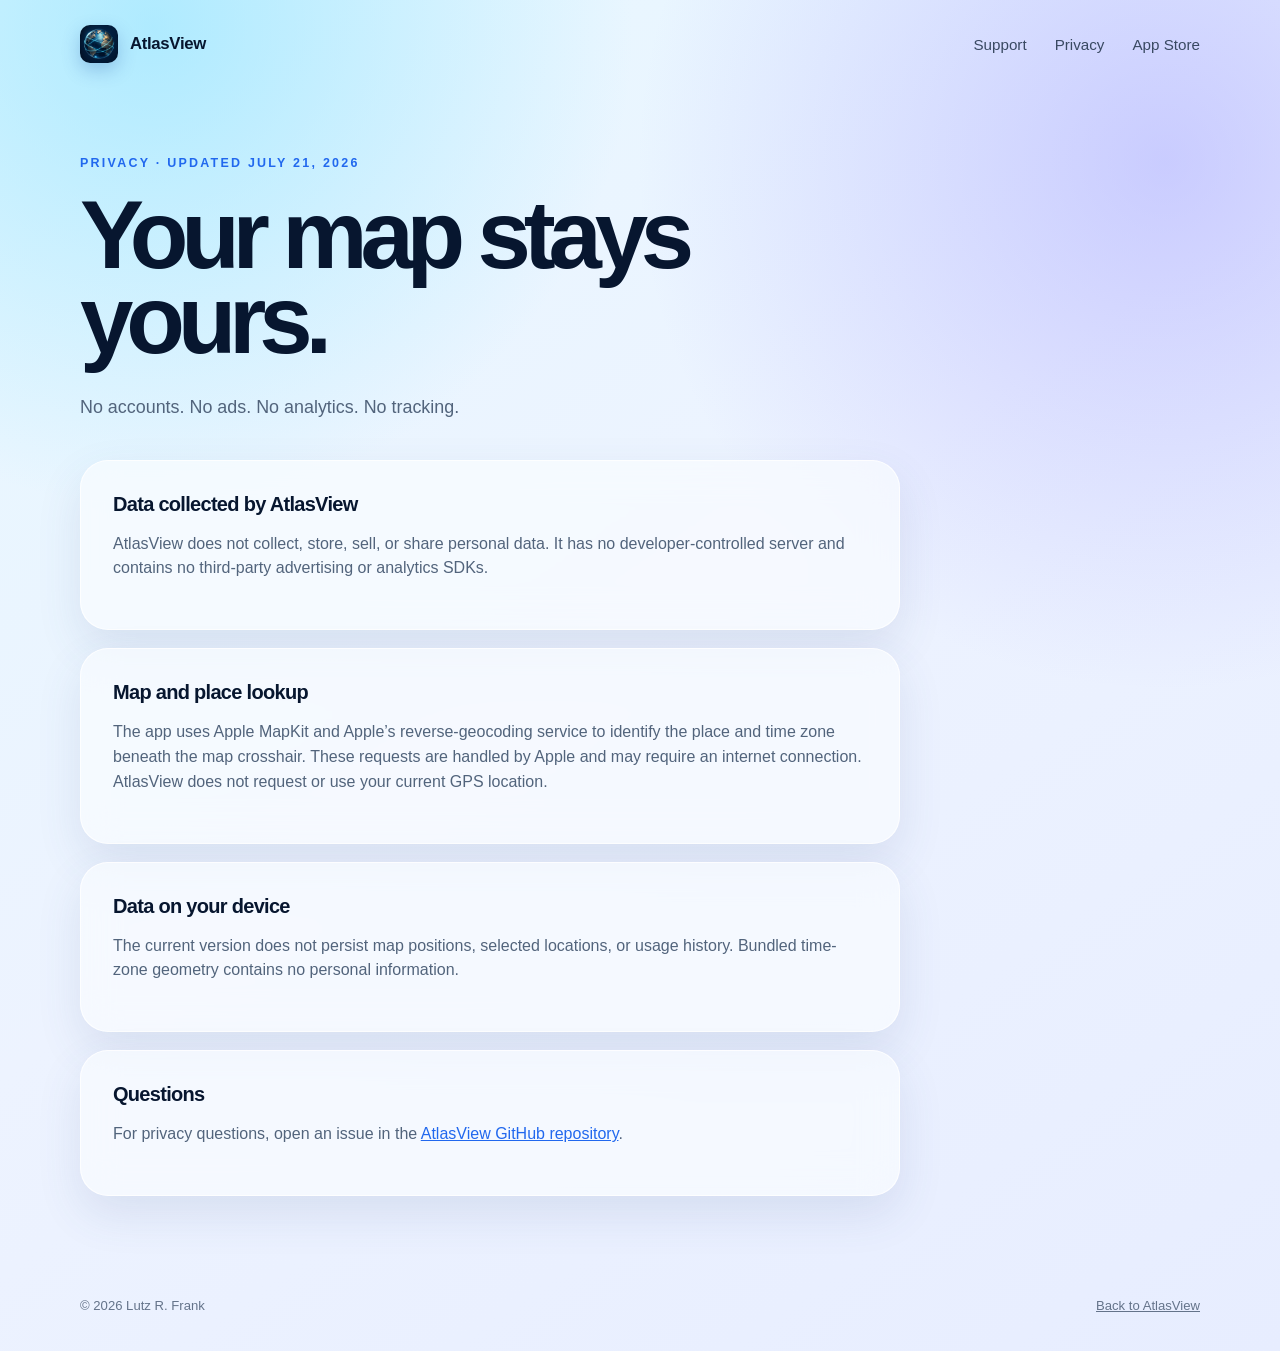
<file: docs/privacy.html>
<!doctype html>
<html lang="en">
<head>
  <meta charset="utf-8">
  <meta name="viewport" content="width=device-width, initial-scale=1">
  <meta name="theme-color" content="#eaf5ff">
  <title>Privacy — AtlasView</title>
  <link rel="icon" href="assets/app-icon.png">
  <link rel="stylesheet" href="styles.css">
</head>
<body>
  <header class="site-header">
    <a class="brand" href="index.html"><img src="assets/app-icon.png" alt=""><span>AtlasView</span></a>
    <nav aria-label="Main navigation">
      <a href="support.html">Support</a>
      <a href="privacy.html" aria-current="page">Privacy</a>
      <a href="https://apps.apple.com/app/id6748674211">App Store</a>
    </nav>
  </header>
  <main class="page-shell">
    <div class="page-intro">
      <p class="eyebrow">Privacy · Updated July 21, 2026</p>
      <h1>Your map stays yours.</h1>
      <p class="lede">No accounts. No ads. No analytics. No tracking.</p>
    </div>
    <section class="page-card">
      <h2>Data collected by AtlasView</h2>
      <p>AtlasView does not collect, store, sell, or share personal data. It has no developer-controlled server and contains no third-party advertising or analytics SDKs.</p>
    </section>
    <section class="page-card">
      <h2>Map and place lookup</h2>
      <p>The app uses Apple MapKit and Apple’s reverse-geocoding service to identify the place and time zone beneath the map crosshair. These requests are handled by Apple and may require an internet connection. AtlasView does not request or use your current GPS location.</p>
    </section>
    <section class="page-card">
      <h2>Data on your device</h2>
      <p>The current version does not persist map positions, selected locations, or usage history. Bundled time-zone geometry contains no personal information.</p>
    </section>
    <section class="page-card">
      <h2>Questions</h2>
      <p>For privacy questions, open an issue in the <a href="https://github.com/LutzRFrank/iMapView/issues">AtlasView GitHub repository</a>.</p>
    </section>
  </main>
  <footer><span>© 2026 Lutz R. Frank</span><a href="index.html">Back to AtlasView</a></footer>
</body>
</html>
</file>
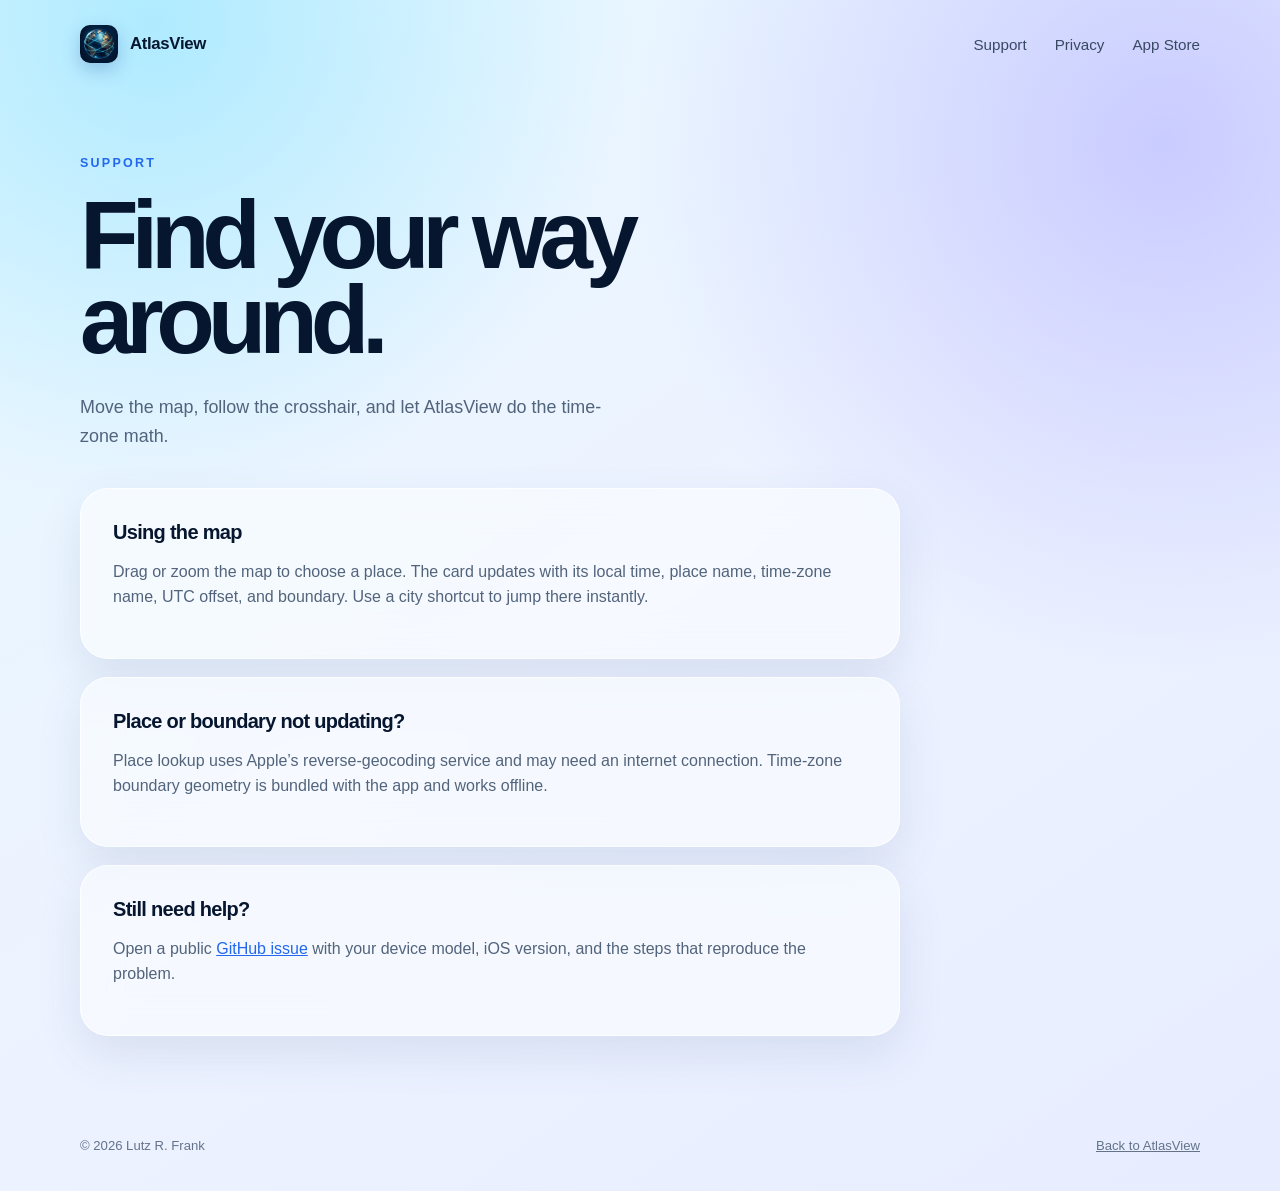
<file: docs/support.html>
<!doctype html>
<html lang="en">
<head>
  <meta charset="utf-8">
  <meta name="viewport" content="width=device-width, initial-scale=1">
  <meta name="theme-color" content="#eaf5ff">
  <title>Support — AtlasView</title>
  <link rel="icon" href="assets/app-icon.png">
  <link rel="stylesheet" href="styles.css">
</head>
<body>
  <header class="site-header">
    <a class="brand" href="index.html"><img src="assets/app-icon.png" alt=""><span>AtlasView</span></a>
    <nav aria-label="Main navigation">
      <a href="support.html" aria-current="page">Support</a>
      <a href="privacy.html">Privacy</a>
      <a href="https://apps.apple.com/app/id6748674211">App Store</a>
    </nav>
  </header>
  <main class="page-shell">
    <div class="page-intro">
      <p class="eyebrow">Support</p>
      <h1>Find your way around.</h1>
      <p class="lede">Move the map, follow the crosshair, and let AtlasView do the time-zone math.</p>
    </div>
    <section class="page-card">
      <h2>Using the map</h2>
      <p>Drag or zoom the map to choose a place. The card updates with its local time, place name, time-zone name, UTC offset, and boundary. Use a city shortcut to jump there instantly.</p>
    </section>
    <section class="page-card">
      <h2>Place or boundary not updating?</h2>
      <p>Place lookup uses Apple’s reverse-geocoding service and may need an internet connection. Time-zone boundary geometry is bundled with the app and works offline.</p>
    </section>
    <section class="page-card">
      <h2>Still need help?</h2>
      <p>Open a public <a href="https://github.com/LutzRFrank/iMapView/issues/new">GitHub issue</a> with your device model, iOS version, and the steps that reproduce the problem.</p>
    </section>
  </main>
  <footer><span>© 2026 Lutz R. Frank</span><a href="index.html">Back to AtlasView</a></footer>
</body>
</html>
</file>
<file: docs/styles.css>
:root {
  color-scheme: light;
  --ink: #07162f;
  --muted: #52647c;
  --blue: #2168ee;
  --blue-deep: #1252c7;
  --line: rgba(255, 255, 255, .78);
  --glass: rgba(248, 252, 255, .68);
  --shadow: 0 24px 70px rgba(56, 94, 150, .18);
}

* { box-sizing: border-box; }

html { scroll-behavior: smooth; }

body {
  min-height: 100vh;
  margin: 0;
  overflow-x: hidden;
  color: var(--ink);
  font-family: -apple-system, BlinkMacSystemFont, "SF Pro Display", "Segoe UI", sans-serif;
  background:
    radial-gradient(circle at 12% 2%, rgba(129, 224, 255, .55), transparent 30rem),
    radial-gradient(circle at 91% 12%, rgba(136, 130, 255, .35), transparent 33rem),
    linear-gradient(145deg, #e6f8ff 0%, #edf3ff 48%, #e7edff 100%);
}

a { color: inherit; }

.sky {
  position: fixed;
  inset: 0;
  overflow: hidden;
  pointer-events: none;
  z-index: -1;
}

.orb {
  position: absolute;
  width: 28rem;
  aspect-ratio: 1;
  border-radius: 50%;
  filter: blur(12px);
  opacity: .35;
  animation: drift 14s ease-in-out infinite alternate;
}

.orb-one { top: 38%; left: -13rem; background: #72e6ff; }
.orb-two { right: -10rem; bottom: -9rem; background: #9297ff; animation-delay: -6s; }

.site-header, main, footer {
  width: min(1120px, calc(100% - 40px));
  margin-inline: auto;
}

.site-header {
  min-height: 88px;
  display: flex;
  align-items: center;
  justify-content: space-between;
  gap: 24px;
}

.brand {
  display: inline-flex;
  align-items: center;
  gap: 12px;
  font-size: 1.05rem;
  font-weight: 760;
  text-decoration: none;
  letter-spacing: -.02em;
}

.brand img {
  width: 38px;
  height: 38px;
  border-radius: 10px;
  box-shadow: 0 7px 18px rgba(20, 75, 165, .25);
}

nav { display: flex; gap: 28px; }

nav a {
  color: #394962;
  font-size: .95rem;
  text-decoration: none;
  transition: color .2s ease;
}

nav a:hover { color: var(--blue); }

.hero {
  min-height: 620px;
  display: grid;
  grid-template-columns: .92fr 1.08fr;
  align-items: center;
  gap: 28px;
  padding: 56px;
  border: 1px solid var(--line);
  border-radius: 42px;
  background: linear-gradient(135deg, rgba(255,255,255,.74), rgba(246,250,255,.5));
  box-shadow: var(--shadow), inset 0 1px 0 rgba(255,255,255,.9);
  backdrop-filter: blur(24px) saturate(135%);
  -webkit-backdrop-filter: blur(24px) saturate(135%);
}

.eyebrow {
  margin: 0 0 22px;
  color: var(--blue);
  font-size: .78rem;
  font-weight: 800;
  letter-spacing: .18em;
  text-transform: uppercase;
}

h1 {
  margin: 0;
  font-size: clamp(3.7rem, 7.2vw, 6rem);
  line-height: .89;
  letter-spacing: -.075em;
}

h1 span {
  color: transparent;
  background: linear-gradient(105deg, #0d52cb 8%, #309de9 65%, #5f70ee);
  -webkit-background-clip: text;
  background-clip: text;
}

.lede {
  max-width: 35rem;
  margin: 30px 0 0;
  color: var(--muted);
  font-size: 1.12rem;
  line-height: 1.6;
}

.actions {
  display: flex;
  flex-wrap: wrap;
  align-items: center;
  gap: 12px;
  margin-top: 30px;
}

.app-store-badge {
  display: inline-flex;
  transition: transform .2s ease;
}

.app-store-badge:hover { transform: translateY(-2px); }

.app-store-badge img {
  display: block;
  width: 150px;
  height: auto;
}

.button {
  display: inline-flex;
  min-height: 50px;
  align-items: center;
  justify-content: center;
  padding: 0 21px;
  border-radius: 15px;
  font-weight: 720;
  text-decoration: none;
  transition: transform .2s ease, box-shadow .2s ease;
}

.button:hover { transform: translateY(-2px); }

.primary {
  color: white;
  background: linear-gradient(135deg, #3178f5, #205fe4);
  box-shadow: 0 12px 25px rgba(40, 104, 232, .26);
}

.secondary {
  border: 1px solid rgba(255,255,255,.9);
  background: rgba(255,255,255,.56);
}

.quick-facts {
  display: flex;
  gap: 26px;
  margin: 38px 0 0;
  padding: 0;
  color: #607088;
  font-size: .72rem;
  list-style: none;
  text-transform: uppercase;
  letter-spacing: .08em;
}

.quick-facts span {
  display: block;
  color: var(--ink);
  font-size: 1.3rem;
  font-weight: 800;
  letter-spacing: -.04em;
}

.mascot-stage {
  position: relative;
  min-height: 510px;
  display: grid;
  place-items: center;
  overflow: hidden;
  border: 1px solid rgba(255,255,255,.84);
  border-radius: 34px;
  background:
    linear-gradient(rgba(255,255,255,.12), rgba(255,255,255,.28)),
    radial-gradient(circle at 50% 40%, #f8fdff 0, #d8f1ff 43%, #cbd8ff 100%);
  box-shadow: inset 0 1px 0 white, 0 25px 50px rgba(55, 105, 172, .18);
}

.mascot-stage::before {
  content: "";
  position: absolute;
  inset: 0;
  opacity: .25;
  background-image: linear-gradient(rgba(35,105,220,.18) 1px, transparent 1px), linear-gradient(90deg, rgba(35,105,220,.18) 1px, transparent 1px);
  background-size: 42px 42px;
  mask-image: radial-gradient(circle, black, transparent 73%);
}

.mascot-stage img {
  position: relative;
  z-index: 2;
  width: 112%;
  max-width: 660px;
  filter: drop-shadow(0 28px 22px rgba(43, 82, 137, .22));
  transform: translate(1%, -4%);
  animation: float 5s ease-in-out infinite;
}

.mascot-caption {
  position: absolute;
  z-index: 3;
  left: 22px;
  bottom: 20px;
  margin: 0;
  padding: 12px 16px;
  border: 1px solid rgba(255,255,255,.82);
  border-radius: 16px;
  color: #4b5e77;
  background: rgba(255,255,255,.7);
  font-size: .78rem;
  line-height: 1.45;
  backdrop-filter: blur(12px);
}

.mascot-caption strong { color: var(--ink); }

.timezone-ring {
  position: absolute;
  z-index: 1;
  border: 1px solid rgba(38, 114, 239, .22);
  border-radius: 50%;
  transform: rotate(-15deg);
}

.ring-one { width: 82%; height: 38%; }
.ring-two { width: 58%; height: 80%; transform: rotate(56deg); }

.city-dot {
  position: absolute;
  z-index: 3;
  width: 8px;
  height: 8px;
  border: 2px solid white;
  border-radius: 50%;
  background: #276dea;
  box-shadow: 0 0 0 6px rgba(39,109,234,.12);
}

.dot-one { top: 18%; left: 19%; }
.dot-two { top: 26%; right: 15%; animation-delay: -1s; }
.dot-three { bottom: 25%; right: 12%; animation-delay: -2s; }

.feature-grid {
  display: grid;
  grid-template-columns: repeat(3, 1fr);
  gap: 18px;
  padding: 22px 0 0;
}

.feature-grid article, .page-card {
  border: 1px solid rgba(255,255,255,.82);
  border-radius: 28px;
  background: rgba(250, 252, 255, .69);
  box-shadow: 0 18px 45px rgba(63, 91, 139, .12);
  backdrop-filter: blur(18px);
}

.feature-grid article {
  min-height: 250px;
  padding: 28px;
}

.card-icon {
  width: 42px;
  height: 42px;
  display: grid;
  place-items: center;
  margin-bottom: 32px;
  border-radius: 13px;
  color: white;
  background: linear-gradient(135deg, #60c9f1, #396ce6);
  box-shadow: 0 8px 18px rgba(48, 112, 221, .22);
}

h2 {
  margin: 0 0 12px;
  font-size: 1.25rem;
  letter-spacing: -.035em;
}

.feature-grid p, .page-card p, .page-card li {
  color: var(--muted);
  line-height: 1.55;
}

.feature-grid article > a {
  display: inline-block;
  margin-top: 14px;
  color: var(--blue);
  font-weight: 700;
  text-decoration: none;
}

.feature-grid article > a span { transition: margin .2s ease; }
.feature-grid article > a:hover span { margin-left: 4px; }

.page-shell { padding: 68px 0 20px; }

.page-intro {
  max-width: 730px;
  margin-bottom: 38px;
}

.page-intro h1 { font-size: clamp(3.3rem, 8vw, 6rem); }

.page-card {
  max-width: 820px;
  margin-bottom: 18px;
  padding: 32px;
}

.page-card h2 { margin-top: 0; }
.page-card a { color: var(--blue); }
.page-card ul { padding-left: 1.25rem; }

footer {
  display: flex;
  justify-content: space-between;
  gap: 20px;
  padding-block: 64px 38px;
  color: #64738a;
  font-size: .82rem;
}

@keyframes float {
  from { transform: translate(1%, -5%); }
  to { transform: translate(1%, -1%); }
}

@keyframes drift {
  to { transform: translate(3rem, -2rem) scale(1.08); }
}

@media (prefers-reduced-motion: reduce) {
  *, *::before, *::after { animation-duration: .01ms !important; animation-iteration-count: 1 !important; }
}

@media (max-width: 880px) {
  .hero { grid-template-columns: 1fr; padding: 40px; }
  .mascot-stage { min-height: 430px; }
  .mascot-stage img { width: min(110%, 650px); }
  .feature-grid { grid-template-columns: 1fr; }
  .feature-grid article { min-height: 0; }
  .card-icon { margin-bottom: 22px; }
}

@media (max-width: 560px) {
  .site-header { min-height: 76px; }
  nav { gap: 14px; }
  nav a { font-size: .82rem; }
  nav a:last-child { display: none; }
  .hero { padding: 29px 22px 22px; border-radius: 29px; }
  h1 { font-size: clamp(3.25rem, 15.5vw, 4.4rem); }
  .lede { font-size: 1rem; }
  .quick-facts { gap: 17px; }
  .mascot-stage { min-height: 330px; margin-top: 12px; }
  .mascot-stage img { width: 126%; }
  .mascot-caption { left: 12px; right: 12px; bottom: 12px; }
  footer { flex-direction: column; padding-top: 44px; }
}
</file>
